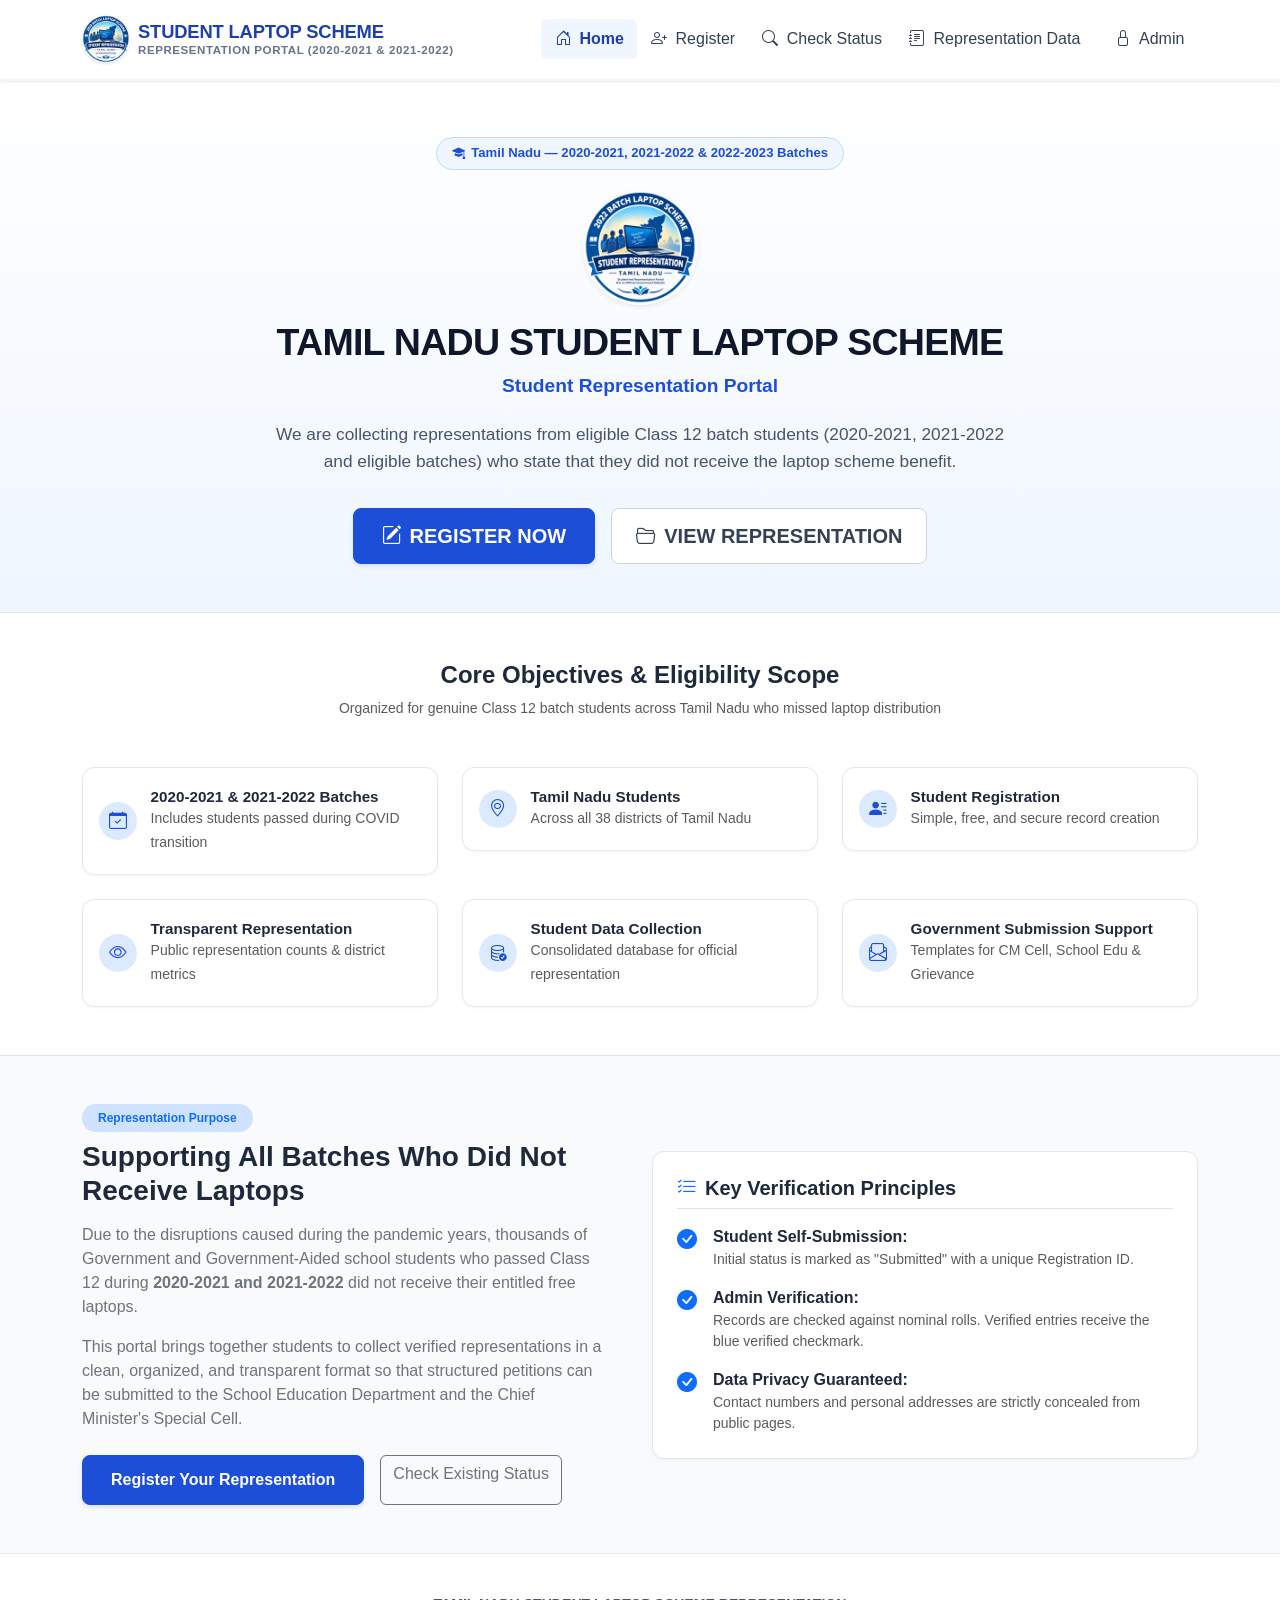
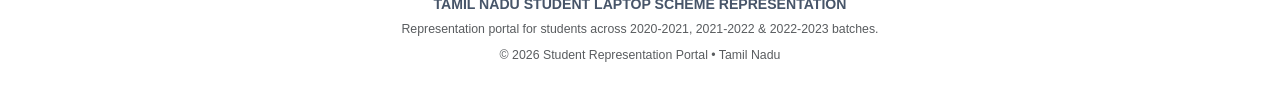
<file: index.html>
<!DOCTYPE html>
<html lang="en">
<head>
  <meta charset="UTF-8">
  <meta name="viewport" content="width=device-width, initial-scale=1.0">
  <title>Tamil Nadu Student Laptop Scheme | Representation Portal</title>
  <meta name="description" content="Representation portal for 2020-2021 and 2021-2022 Class 12 batch students in Tamil Nadu who did not receive the laptop scheme benefit.">

  <!-- Bootstrap 5 CSS -->
  <link href="https://cdn.jsdelivr.net/npm/bootstrap@5.3.3/dist/css/bootstrap.min.css" rel="stylesheet">
  <!-- Bootstrap Icons -->
  <link href="https://cdn.jsdelivr.net/npm/bootstrap-icons@1.11.3/font/bootstrap-icons.min.css" rel="stylesheet">
  <!-- Custom Styles -->
  <link href="css/style.css" rel="stylesheet">
</head>
<body>

  <!-- Navigation Bar with Logo -->
  <nav class="navbar navbar-expand-lg navbar-custom sticky-top">
    <div class="container">
      <a class="navbar-brand portal-brand" href="index.html">
        <img src="assets/logo.png" alt="Portal Logo" class="portal-nav-logo me-2" onerror="this.src='https://w7.pngwing.com/pngs/408/625/png-transparent-government-of-tamil-nadu-seal-of-tamil-nadu-tamil-nadu-legislative-assembly-state-emblem-of-india-others-miscellaneous-emblem-food.png'">
        <div class="portal-brand-text">
          <span class="portal-brand-title">STUDENT LAPTOP SCHEME</span>
          <span class="portal-brand-subtitle">Representation Portal (2020-2021 & 2021-2022)</span>
        </div>
      </a>

      <button class="navbar-toggler border-0" type="button" data-bs-toggle="collapse" data-bs-target="#portalNavbar">
        <span class="navbar-toggler-icon"></span>
      </button>

      <div class="collapse navbar-collapse" id="portalNavbar">
        <ul class="navbar-nav ms-auto mb-2 mb-lg-0 align-items-lg-center">
          <li class="nav-item">
            <a class="nav-link active" href="index.html"><i class="bi bi-house-door me-1"></i> Home</a>
          </li>
          <li class="nav-item">
            <a class="nav-link" href="register.html"><i class="bi bi-person-plus me-1"></i> Register</a>
          </li>
          <li class="nav-item">
            <a class="nav-link" href="status.html"><i class="bi bi-search me-1"></i> Check Status</a>
          </li>
          <li class="nav-item">
            <a class="nav-link" href="government.html"><i class="bi bi-journal-text me-1"></i> Representation Data</a>
          </li>
          <li class="nav-item ms-lg-2">
            <a class="nav-link btn btn-sm btn-outline-secondary px-3" href="admin.html">
              <i class="bi bi-lock me-1"></i> Admin
            </a>
          </li>
        </ul>
      </div>
    </div>
  </nav>

  <main>
    <!-- Hero Section -->
    <section class="hero-section text-center">
      <div class="container">
        <div class="hero-badge">
          <i class="bi bi-mortarboard-fill"></i>
          <span>Tamil Nadu — 2020-2021, 2021-2022 & 2022-2023 Batches</span>
        </div>

        <div class="d-flex justify-content-center mb-3">
          <img src="assets/logo.png" alt="Tamil Nadu Student Laptop Scheme Logo" style="height: 115px; width: 115px; border-radius: 50%; object-fit: contain;" class="shadow-sm">
        </div>

        <h1 class="hero-title">TAMIL NADU STUDENT LAPTOP SCHEME</h1>
        <div class="hero-subtitle">Student Representation Portal</div>

        <p class="hero-message">
          We are collecting representations from eligible Class 12 batch students (2020-2021, 2021-2022 and eligible batches) who state that they did not receive the laptop scheme benefit.
        </p>

        <!-- Main Action Buttons -->
        <div class="d-flex flex-column flex-sm-row justify-content-center gap-3">
          <a href="register.html" class="btn btn-primary-custom btn-lg">
            <i class="bi bi-pencil-square me-2"></i>REGISTER NOW
          </a>
          <a href="government.html" class="btn btn-secondary-custom btn-lg">
            <i class="bi bi-folder2-open me-2"></i>VIEW REPRESENTATION
          </a>
        </div>
      </div>
    </section>

    <!-- Key Highlight Features -->
    <section class="py-5 bg-white border-bottom">
      <div class="container">
        <div class="text-center mb-5">
          <h2 class="h4 fw-bold text-slate-800">Core Objectives & Eligibility Scope</h2>
          <p class="text-muted small">Organized for genuine Class 12 batch students across Tamil Nadu who missed laptop distribution</p>
        </div>

        <div class="row g-4">
          <div class="col-md-4 col-sm-6">
            <div class="feature-pill-card">
              <div class="feature-icon-wrapper">
                <i class="bi bi-calendar-check"></i>
              </div>
              <div>
                <h3 class="feature-text">2020-2021 & 2021-2022 Batches</h3>
                <small class="text-muted">Includes students passed during COVID transition</small>
              </div>
            </div>
          </div>

          <div class="col-md-4 col-sm-6">
            <div class="feature-pill-card">
              <div class="feature-icon-wrapper">
                <i class="bi bi-geo-alt"></i>
              </div>
              <div>
                <h3 class="feature-text">Tamil Nadu Students</h3>
                <small class="text-muted">Across all 38 districts of Tamil Nadu</small>
              </div>
            </div>
          </div>

          <div class="col-md-4 col-sm-6">
            <div class="feature-pill-card">
              <div class="feature-icon-wrapper">
                <i class="bi bi-person-lines-fill"></i>
              </div>
              <div>
                <h3 class="feature-text">Student Registration</h3>
                <small class="text-muted">Simple, free, and secure record creation</small>
              </div>
            </div>
          </div>

          <div class="col-md-4 col-sm-6">
            <div class="feature-pill-card">
              <div class="feature-icon-wrapper">
                <i class="bi bi-eye"></i>
              </div>
              <div>
                <h3 class="feature-text">Transparent Representation</h3>
                <small class="text-muted">Public representation counts & district metrics</small>
              </div>
            </div>
          </div>

          <div class="col-md-4 col-sm-6">
            <div class="feature-pill-card">
              <div class="feature-icon-wrapper">
                <i class="bi bi-database-check"></i>
              </div>
              <div>
                <h3 class="feature-text">Student Data Collection</h3>
                <small class="text-muted">Consolidated database for official representation</small>
              </div>
            </div>
          </div>

          <div class="col-md-4 col-sm-6">
            <div class="feature-pill-card">
              <div class="feature-icon-wrapper">
                <i class="bi bi-envelope-paper"></i>
              </div>
              <div>
                <h3 class="feature-text">Government Submission Support</h3>
                <small class="text-muted">Templates for CM Cell, School Edu & Grievance</small>
              </div>
            </div>
          </div>
        </div>
      </div>
    </section>

    <!-- Information & Workflow Guide -->
    <section class="py-5 bg-slate-50">
      <div class="container">
        <div class="row align-items-center g-4">
          <div class="col-lg-6">
            <div class="pe-lg-4">
              <span class="badge bg-primary-subtle text-primary fw-bold px-3 py-2 rounded-pill mb-2">Representation Purpose</span>
              <h2 class="h3 fw-bold text-slate-900 mb-3">Supporting All Batches Who Did Not Receive Laptops</h2>
              <p class="text-secondary leading-relaxed">
                Due to the disruptions caused during the pandemic years, thousands of Government and Government-Aided school students who passed Class 12 during <strong>2020-2021 and 2021-2022</strong> did not receive their entitled free laptops.
              </p>
              <p class="text-secondary leading-relaxed">
                This portal brings together students to collect verified representations in a clean, organized, and transparent format so that structured petitions can be submitted to the School Education Department and the Chief Minister's Special Cell.
              </p>

              <div class="d-flex gap-3 mt-4">
                <a href="register.html" class="btn btn-primary-custom">
                  Register Your Representation
                </a>
                <a href="status.html" class="btn btn-outline-secondary">
                  Check Existing Status
                </a>
              </div>
            </div>
          </div>

          <div class="col-lg-6">
            <div class="portal-card p-4">
              <h3 class="h5 fw-bold text-slate-800 mb-3 border-bottom pb-2">
                <i class="bi bi-list-check text-primary me-2"></i>Key Verification Principles
              </h3>
              <ul class="list-unstyled mb-0">
                <li class="d-flex mb-3">
                  <i class="bi bi-check-circle-fill text-primary me-3 fs-5 flex-shrink-0"></i>
                  <div>
                    <strong>Student Self-Submission:</strong>
                    <div class="text-muted small">Initial status is marked as "Submitted" with a unique Registration ID.</div>
                  </div>
                </li>
                <li class="d-flex mb-3">
                  <i class="bi bi-check-circle-fill text-primary me-3 fs-5 flex-shrink-0"></i>
                  <div>
                    <strong>Admin Verification:</strong>
                    <div class="text-muted small">Records are checked against nominal rolls. Verified entries receive the blue verified checkmark.</div>
                  </div>
                </li>
                <li class="d-flex">
                  <i class="bi bi-check-circle-fill text-primary me-3 fs-5 flex-shrink-0"></i>
                  <div>
                    <strong>Data Privacy Guaranteed:</strong>
                    <div class="text-muted small">Contact numbers and personal addresses are strictly concealed from public pages.</div>
                  </div>
                </li>
              </ul>
            </div>
          </div>
        </div>
      </div>
    </section>
  </main>

  <!-- Footer -->
  <footer class="footer-custom">
    <div class="container text-center">
      <div class="fw-bold text-slate-800 mb-1">
        TAMIL NADU STUDENT LAPTOP SCHEME REPRESENTATION
      </div>
      <div class="text-muted small mb-2">
        Representation portal for students across 2020-2021, 2021-2022 & 2022-2023 batches.
      </div>
      <div class="text-muted small mt-2">
        &copy; 2026 Student Representation Portal • Tamil Nadu
      </div>
    </div>
  </footer>

  <!-- Bootstrap JS -->
  <script src="https://cdn.jsdelivr.net/npm/bootstrap@5.3.3/dist/js/bootstrap.bundle.min.js"></script>
</body>
</html>
</file>
<file: css/style.css>
/* ==========================================================================
   TAMIL NADU STUDENT LAPTOP SCHEME - STUDENT REPRESENTATION PORTAL
   Custom Stylesheet (Professional Blue, White & Light Grey Theme)
   ========================================================================== */

:root {
  --primary-blue: #1d4ed8;
  --primary-blue-dark: #1e40af;
  --primary-blue-light: #3b82f6;
  --primary-blue-subtle: #eff6ff;
  --accent-blue: #0284c7;
  --verified-blue: #2563eb;
  --slate-900: #0f172a;
  --slate-800: #1e293b;
  --slate-700: #334155;
  --slate-600: #475569;
  --slate-500: #64748b;
  --slate-400: #94a3b8;
  --slate-300: #cbd5e1;
  --slate-200: #e2e8f0;
  --slate-100: #f1f5f9;
  --slate-50: #f8fafc;
  --white: #ffffff;
  --success-green: #15803d;
  --warning-amber: #b45309;
  --danger-red: #b91c1c;
}

body {
  font-family: -apple-system, BlinkMacSystemFont, "Segoe UI", Roboto, "Helvetica Neue", Arial, sans-serif;
  color: var(--slate-800);
  background-color: var(--slate-50);
  min-height: 100vh;
  display: flex;
  flex-direction: column;
}

main {
  flex: 1 0 auto;
}

/* --------------------------------------------------------------------------
   Logo & Brand
   -------------------------------------------------------------------------- */
.portal-nav-logo {
  height: 48px;
  width: 48px;
  object-fit: contain;
  border-radius: 50%;
  flex-shrink: 0;
  box-shadow: 0 1px 3px rgba(0, 0, 0, 0.12);
}

.portal-nav-logo-dark {
  background-color: #ffffff;
  padding: 1px;
}

/* --------------------------------------------------------------------------
   Top Disclaimer Bar
   -------------------------------------------------------------------------- */
.disclaimer-top-bar {
  background-color: #fef3c7;
  color: #92400e;
  border-bottom: 1px solid #fde68a;
  font-size: 0.85rem;
  font-weight: 500;
  text-align: center;
  padding: 6px 12px;
}

/* --------------------------------------------------------------------------
   Navigation Bar
   -------------------------------------------------------------------------- */
.navbar-custom {
  background-color: var(--white);
  box-shadow: 0 1px 3px 0 rgba(0, 0, 0, 0.08), 0 1px 2px -1px rgba(0, 0, 0, 0.05);
  border-bottom: 2px solid var(--primary-blue-subtle);
  padding-top: 0.65rem;
  padding-bottom: 0.65rem;
}

.portal-brand {
  display: flex;
  align-items: center;
  line-height: 1.2;
}

.portal-brand-text {
  display: flex;
  flex-direction: column;
}

.portal-brand-title {
  font-weight: 800;
  font-size: 1.15rem;
  color: var(--primary-blue-dark);
  letter-spacing: -0.01em;
}

.portal-brand-subtitle {
  font-size: 0.72rem;
  font-weight: 600;
  text-transform: uppercase;
  color: var(--slate-500);
  letter-spacing: 0.05em;
}

.portal-brand-tag {
  font-size: 0.68rem;
  color: #b45309;
  font-weight: 600;
}

.nav-link {
  font-weight: 500;
  color: var(--slate-700);
  padding: 0.5rem 0.85rem !important;
  border-radius: 6px;
  transition: all 0.2s ease;
}

.nav-link:hover, .nav-link:focus {
  color: var(--primary-blue);
  background-color: var(--primary-blue-subtle);
}

.nav-link.active {
  color: var(--primary-blue-dark) !important;
  font-weight: 700;
  background-color: var(--primary-blue-subtle);
}

/* --------------------------------------------------------------------------
   Hero Section
   -------------------------------------------------------------------------- */
.hero-section {
  background: linear-gradient(180deg, #ffffff 0%, var(--primary-blue-subtle) 100%);
  border-bottom: 1px solid var(--slate-200);
  padding: 3.5rem 1rem 3rem;
}

.hero-badge {
  display: inline-flex;
  align-items: center;
  gap: 0.4rem;
  background-color: #eff6ff;
  color: var(--primary-blue);
  border: 1px solid #bfdbfe;
  font-weight: 600;
  font-size: 0.82rem;
  padding: 0.35rem 0.9rem;
  border-radius: 9999px;
  margin-bottom: 1.25rem;
}

.hero-title {
  font-size: 2.35rem;
  font-weight: 800;
  color: var(--slate-900);
  line-height: 1.15;
  letter-spacing: -0.02em;
}

.hero-subtitle {
  font-size: 1.2rem;
  font-weight: 600;
  color: var(--primary-blue);
  margin-top: 0.5rem;
  margin-bottom: 1.25rem;
}

.hero-message {
  font-size: 1.08rem;
  color: var(--slate-600);
  max-width: 760px;
  margin: 0 auto 2rem;
  line-height: 1.6;
}

/* --------------------------------------------------------------------------
   Feature Check Grid
   -------------------------------------------------------------------------- */
.feature-pill-card {
  background-color: var(--white);
  border: 1px solid var(--slate-200);
  border-radius: 12px;
  padding: 1.25rem 1rem;
  box-shadow: 0 1px 3px rgba(0,0,0,0.04);
  transition: transform 0.2s ease, box-shadow 0.2s ease;
  display: flex;
  align-items: center;
  gap: 0.85rem;
}

.feature-pill-card:hover {
  transform: translateY(-2px);
  box-shadow: 0 4px 12px rgba(37, 99, 235, 0.08);
  border-color: #bfdbfe;
}

.feature-icon-wrapper {
  width: 38px;
  height: 38px;
  border-radius: 50%;
  background-color: #dbeafe;
  color: var(--primary-blue);
  display: flex;
  align-items: center;
  justify-content: center;
  font-size: 1.1rem;
  flex-shrink: 0;
}

.feature-text {
  font-weight: 600;
  font-size: 0.95rem;
  color: var(--slate-800);
  margin: 0;
}

/* --------------------------------------------------------------------------
   Buttons
   -------------------------------------------------------------------------- */
.btn-primary-custom {
  background-color: var(--primary-blue);
  border-color: var(--primary-blue);
  color: var(--white);
  font-weight: 600;
  padding: 0.75rem 1.75rem;
  border-radius: 8px;
  transition: all 0.2s ease;
  box-shadow: 0 2px 4px rgba(29, 78, 216, 0.15);
}

.btn-primary-custom:hover, .btn-primary-custom:focus {
  background-color: var(--primary-blue-dark);
  border-color: var(--primary-blue-dark);
  color: var(--white);
  box-shadow: 0 4px 8px rgba(29, 78, 216, 0.25);
  transform: translateY(-1px);
}

.btn-secondary-custom {
  background-color: var(--white);
  border: 1px solid var(--slate-300);
  color: var(--slate-700);
  font-weight: 600;
  padding: 0.75rem 1.5rem;
  border-radius: 8px;
  transition: all 0.2s ease;
}

.btn-secondary-custom:hover {
  background-color: var(--slate-100);
  border-color: var(--slate-400);
  color: var(--slate-900);
}

/* --------------------------------------------------------------------------
   Cards
   -------------------------------------------------------------------------- */
.portal-card {
  background-color: var(--white);
  border: 1px solid var(--slate-200);
  border-radius: 12px;
  box-shadow: 0 1px 3px rgba(0, 0, 0, 0.05);
  overflow: hidden;
}

.portal-card-header {
  padding: 1.25rem 1.5rem;
  background-color: var(--white);
  border-bottom: 1px solid var(--slate-200);
}

.portal-card-body {
  padding: 1.5rem;
}

/* --------------------------------------------------------------------------
   Verified Blue Tick & Status Badges
   -------------------------------------------------------------------------- */
.badge-verified-container {
  display: inline-flex;
  align-items: center;
  gap: 0.45rem;
  background-color: #eff6ff;
  border: 1.5px solid #2563eb;
  color: #1e40af;
  padding: 0.35rem 0.85rem;
  border-radius: 9999px;
  font-weight: 700;
  font-size: 0.85rem;
  letter-spacing: 0.03em;
}

.verified-circle-tick {
  display: inline-flex;
  align-items: center;
  justify-content: center;
  width: 20px;
  height: 20px;
  background-color: #2563eb;
  color: #ffffff;
  border-radius: 50%;
  font-size: 0.75rem;
  font-weight: 800;
  box-shadow: 0 1px 2px rgba(37, 99, 235, 0.4);
}

.badge-status {
  display: inline-flex;
  align-items: center;
  gap: 0.35rem;
  padding: 0.3rem 0.75rem;
  border-radius: 9999px;
  font-weight: 600;
  font-size: 0.8rem;
}

.badge-status-submitted {
  background-color: #f1f5f9;
  color: #475569;
  border: 1px solid #cbd5e1;
}

.badge-status-under-verification {
  background-color: #fef3c7;
  color: #92400e;
  border: 1px solid #fde68a;
}

.badge-status-verified {
  background-color: #eff6ff;
  color: #1d4ed8;
  border: 1.5px solid #2563eb;
  font-weight: 700;
}

.badge-status-correction-required {
  background-color: #fff7ed;
  color: #c2410c;
  border: 1px solid #fed7aa;
}

.badge-status-rejected {
  background-color: #fef2f2;
  color: #b91c1c;
  border: 1px solid #fecaca;
}

/* --------------------------------------------------------------------------
   Metric Stat Cards
   -------------------------------------------------------------------------- */
.stat-card {
  background-color: var(--white);
  border: 1px solid var(--slate-200);
  border-radius: 12px;
  padding: 1.25rem 1.5rem;
  box-shadow: 0 1px 3px rgba(0,0,0,0.04);
  position: relative;
  overflow: hidden;
}

.stat-card-border-primary {
  border-left: 4px solid var(--primary-blue);
}

.stat-card-border-success {
  border-left: 4px solid #16a34a;
}

.stat-card-border-info {
  border-left: 4px solid #0284c7;
}

.stat-card-border-warning {
  border-left: 4px solid #f59e0b;
}

.stat-card-border-danger {
  border-left: 4px solid #dc2626;
}

.stat-card-border-secondary {
  border-left: 4px solid #64748b;
}

.stat-label {
  font-size: 0.78rem;
  font-weight: 700;
  text-transform: uppercase;
  color: var(--slate-500);
  letter-spacing: 0.05em;
  margin-bottom: 0.35rem;
}

.stat-value {
  font-size: 2rem;
  font-weight: 800;
  color: var(--slate-900);
  line-height: 1;
}

/* --------------------------------------------------------------------------
   Tables
   -------------------------------------------------------------------------- */
.portal-table thead th {
  background-color: var(--slate-100);
  color: var(--slate-700);
  font-weight: 600;
  font-size: 0.82rem;
  text-transform: uppercase;
  letter-spacing: 0.03em;
  border-bottom: 2px solid var(--slate-200);
  padding: 0.85rem 1rem;
}

.portal-table tbody td {
  padding: 0.85rem 1rem;
  vertical-align: middle;
  border-bottom: 1px solid var(--slate-200);
  font-size: 0.9rem;
}

.portal-table tbody tr:hover {
  background-color: #f8fafc;
}

/* --------------------------------------------------------------------------
   Notice Banner
   -------------------------------------------------------------------------- */
.notice-box {
  background-color: #fffbeb;
  border: 1px solid #fef08a;
  border-radius: 8px;
  padding: 0.9rem 1.1rem;
  color: #78350f;
  font-size: 0.88rem;
}

.notice-box-blue {
  background-color: #eff6ff;
  border: 1px solid #bfdbfe;
  color: #1e40af;
  border-radius: 8px;
  padding: 0.9rem 1.1rem;
  font-size: 0.88rem;
}

/* --------------------------------------------------------------------------
   Forms & Visible Typing Area
   -------------------------------------------------------------------------- */
.form-label {
  font-weight: 700;
  font-size: 0.9rem;
  color: var(--slate-800);
  margin-bottom: 0.4rem;
}

.form-control, .form-select {
  border-radius: 8px;
  border: 1.5px solid #94a3b8 !important;
  background-color: #ffffff !important;
  color: #0f172a !important;
  padding: 0.7rem 0.95rem;
  font-size: 0.95rem;
  font-weight: 500;
  box-shadow: 0 1px 2px rgba(15, 23, 42, 0.05);
  transition: border-color 0.15s ease-in-out, box-shadow 0.15s ease-in-out;
}

.form-control:hover, .form-select:hover {
  border-color: #475569 !important;
}

.form-control:focus, .form-select:focus {
  border-color: #1d4ed8 !important;
  background-color: #ffffff !important;
  color: #0f172a !important;
  box-shadow: 0 0 0 3px rgba(29, 78, 216, 0.2) !important;
  outline: none;
}

.form-control::placeholder {
  color: #64748b !important;
  opacity: 0.9;
}

.input-group-text {
  border: 1.5px solid #94a3b8 !important;
  background-color: #f1f5f9;
  color: #1e293b;
  font-weight: 600;
}

textarea.form-control {
  min-height: 85px;
}

.form-control[readonly], .form-control:disabled {
  background-color: var(--slate-100) !important;
  color: var(--slate-600) !important;
  border-color: #cbd5e1 !important;
  cursor: not-allowed;
}

/* --------------------------------------------------------------------------
   Success Box
   -------------------------------------------------------------------------- */
.success-receipt-card {
  background-color: var(--white);
  border: 2px dashed #93c5fd;
  border-radius: 12px;
  padding: 2rem 1.5rem;
  text-align: center;
}

.reg-id-display {
  font-family: ui-monospace, SFMono-Regular, Menlo, Monaco, Consolas, monospace;
  font-size: 1.8rem;
  font-weight: 800;
  color: var(--primary-blue);
  background-color: #eff6ff;
  display: inline-block;
  padding: 0.5rem 1.25rem;
  border-radius: 8px;
  border: 1px solid #bfdbfe;
  margin: 1rem 0;
  letter-spacing: 0.05em;
}

/* --------------------------------------------------------------------------
   Footer
   -------------------------------------------------------------------------- */
.footer-custom {
  background-color: var(--white);
  border-top: 1px solid var(--slate-200);
  padding: 2.5rem 1rem 2rem;
  color: var(--slate-600);
  font-size: 0.88rem;
  margin-top: auto;
}

.footer-disclaimer-box {
  background-color: var(--slate-100);
  border: 1px solid var(--slate-200);
  border-radius: 8px;
  padding: 0.85rem 1.25rem;
  margin-top: 1.25rem;
  font-size: 0.82rem;
  color: var(--slate-600);
  text-align: center;
}

/* --------------------------------------------------------------------------
   Mobile adjustments
   -------------------------------------------------------------------------- */
@media (max-width: 768px) {
  .hero-title {
    font-size: 1.75rem;
  }
  .hero-subtitle {
    font-size: 1.05rem;
  }
  .reg-id-display {
    font-size: 1.35rem;
    word-break: break-all;
  }
  .stat-value {
    font-size: 1.6rem;
  }
  .btn-primary-custom, .btn-secondary-custom {
    width: 100%;
    margin-bottom: 0.5rem;
  }
  .portal-nav-logo {
    height: 40px;
  }
}
</file>
